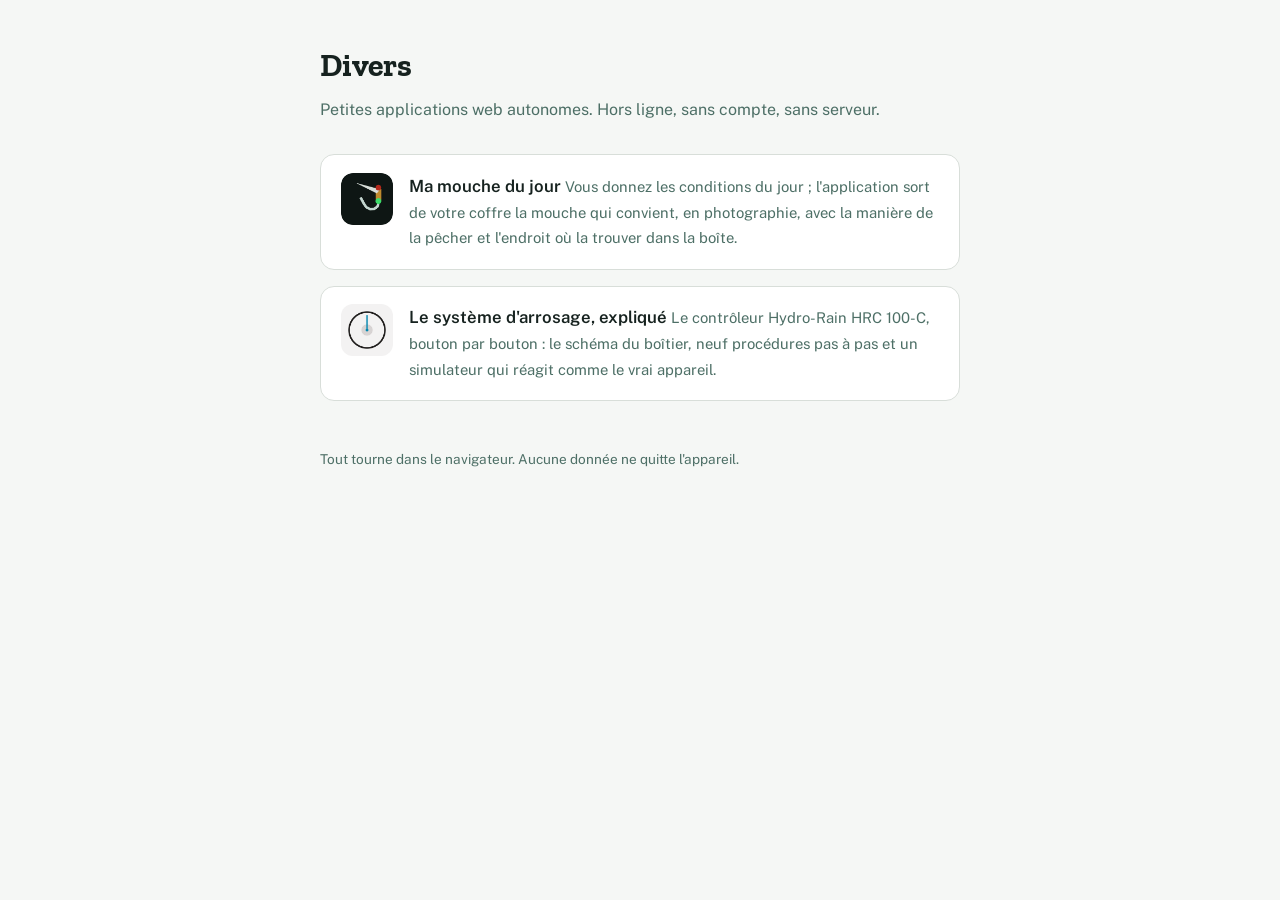
<file: index.html>
<!DOCTYPE html>
<html lang="fr">
<head>
<meta charset="utf-8">
<meta name="viewport" content="width=device-width, initial-scale=1">
<title>Divers</title>
<meta name="description" content="Petites applications web autonomes : hors ligne, sans compte, sans serveur.">
<meta name="theme-color" content="#16221f">
<link rel="icon" href="mouches-saumon/assets/icones/favicon.svg" type="image/svg+xml">
<style>
  @font-face { font-family:"Public Sans"; font-style:normal; font-weight:100 900; font-display:swap;
    src:url(mouches-saumon/assets/polices/public-sans-var-latin.woff2) format("woff2");
    unicode-range:U+0000-00FF,U+0131,U+0152-0153,U+02BB-02BC,U+02C6,U+02DA,U+02DC,U+0304,U+0308,U+0329,U+2000-206F,U+20AC,U+2122,U+2191,U+2193,U+2212,U+2215,U+FEFF,U+FFFD; }
  @font-face { font-family:"Public Sans"; font-style:normal; font-weight:100 900; font-display:swap;
    src:url(mouches-saumon/assets/polices/public-sans-var-latin-ext.woff2) format("woff2");
    unicode-range:U+0100-02BA,U+02BD-02C5,U+02C7-02CC,U+02CE-02D7,U+02DD-02FF,U+1D00-1DBF,U+1E00-1E9F,U+1EF2-1EFF,U+2020,U+20A0-20AB,U+20AD-20C0,U+2113,U+2C60-2C7F,U+A720-A7FF; }
  @font-face { font-family:"Zilla Slab"; font-style:normal; font-weight:700; font-display:swap;
    src:url(mouches-saumon/assets/polices/zilla-slab-700-latin.woff2) format("woff2");
    unicode-range:U+0000-00FF,U+0131,U+0152-0153,U+02BB-02BC,U+02C6,U+02DA,U+02DC,U+0304,U+0308,U+0329,U+2000-206F,U+20AC,U+2122,U+2191,U+2193,U+2212,U+2215,U+FEFF,U+FFFD; }
  @font-face { font-family:"Zilla Slab"; font-style:normal; font-weight:700; font-display:swap;
    src:url(mouches-saumon/assets/polices/zilla-slab-700-latin-ext.woff2) format("woff2");
    unicode-range:U+0100-02BA,U+02BD-02C5,U+02C7-02CC,U+02CE-02D7,U+02DD-02FF,U+1D00-1DBF,U+1E00-1E9F,U+1EF2-1EFF,U+2020,U+20A0-20AB,U+20AD-20C0,U+2113,U+2C60-2C7F,U+A720-A7FF; }
  :root { color-scheme: light dark; --fond:#f5f7f5; --texte:#16221f; --doux:#4d6f66; --carte:#fff; --bord:#d8ded9; --accent:#b3281c; }
  @media (prefers-color-scheme: dark) {
    :root { --fond:#0e1614; --texte:#e9ede9; --doux:#9ab5ad; --carte:#16221f; --bord:#2b423c; --accent:#e29188; }
  }
  * { box-sizing: border-box; }
  body { margin:0; padding:2.5rem 1.25rem 4rem; background:var(--fond); color:var(--texte);
         font:16px/1.6 "Public Sans", ui-sans-serif, system-ui, -apple-system, "Segoe UI", Roboto, sans-serif; }
  main { max-width: 40rem; margin: 0 auto; }
  h1 { font-family:"Zilla Slab",Rockwell,"Roboto Slab",Georgia,serif; font-weight:700; font-size:2rem; margin:0 0 .35rem; }
  .sous { color:var(--doux); margin:0 0 2rem; }
  a.carte { display:flex; gap:1rem; align-items:flex-start; text-decoration:none; color:inherit;
            background:var(--carte); border:1px solid var(--bord); border-radius:14px; padding:1.1rem 1.25rem;
            transition:border-color .15s ease, transform .15s ease; }
  a.carte:hover { border-color:var(--accent); transform:translateY(-1px); }
  a.carte + a.carte { margin-top:1rem; }
  a.carte img { width:52px; height:52px; border-radius:12px; flex:none; }
  .titre { font-weight:600; font-size:1.05rem; }
  .desc { color:var(--doux); font-size:.925rem; margin-top:.15rem; }
  footer { max-width:40rem; margin:3rem auto 0; color:var(--doux); font-size:.85rem; }
</style>
</head>
<body>
<main>
  <h1>Divers</h1>
  <p class="sous">Petites applications web autonomes. Hors ligne, sans compte, sans serveur.</p>

  <a class="carte" href="mouches-saumon/">
    <img src="mouches-saumon/assets/icones/icone-192.png" alt="">
    <span>
      <span class="titre">Ma mouche du jour</span>
      <span class="desc">Vous donnez les conditions du jour ; l'application sort de votre coffre la mouche
      qui convient, en photographie, avec la manière de la pêcher et l'endroit où la trouver dans la boîte.</span>
    </span>
  </a>

  <a class="carte" href="arrosage/">
    <img src="arrosage/assets/icones/icone-192.png" alt="">
    <span>
      <span class="titre">Le système d'arrosage, expliqué</span>
      <span class="desc">Le contrôleur Hydro-Rain HRC 100-C, bouton par bouton : le schéma du boîtier,
      neuf procédures pas à pas et un simulateur qui réagit comme le vrai appareil.</span>
    </span>
  </a>
</main>
<footer>Tout tourne dans le navigateur. Aucune donnée ne quitte l'appareil.</footer>
</body>
</html>
</file>
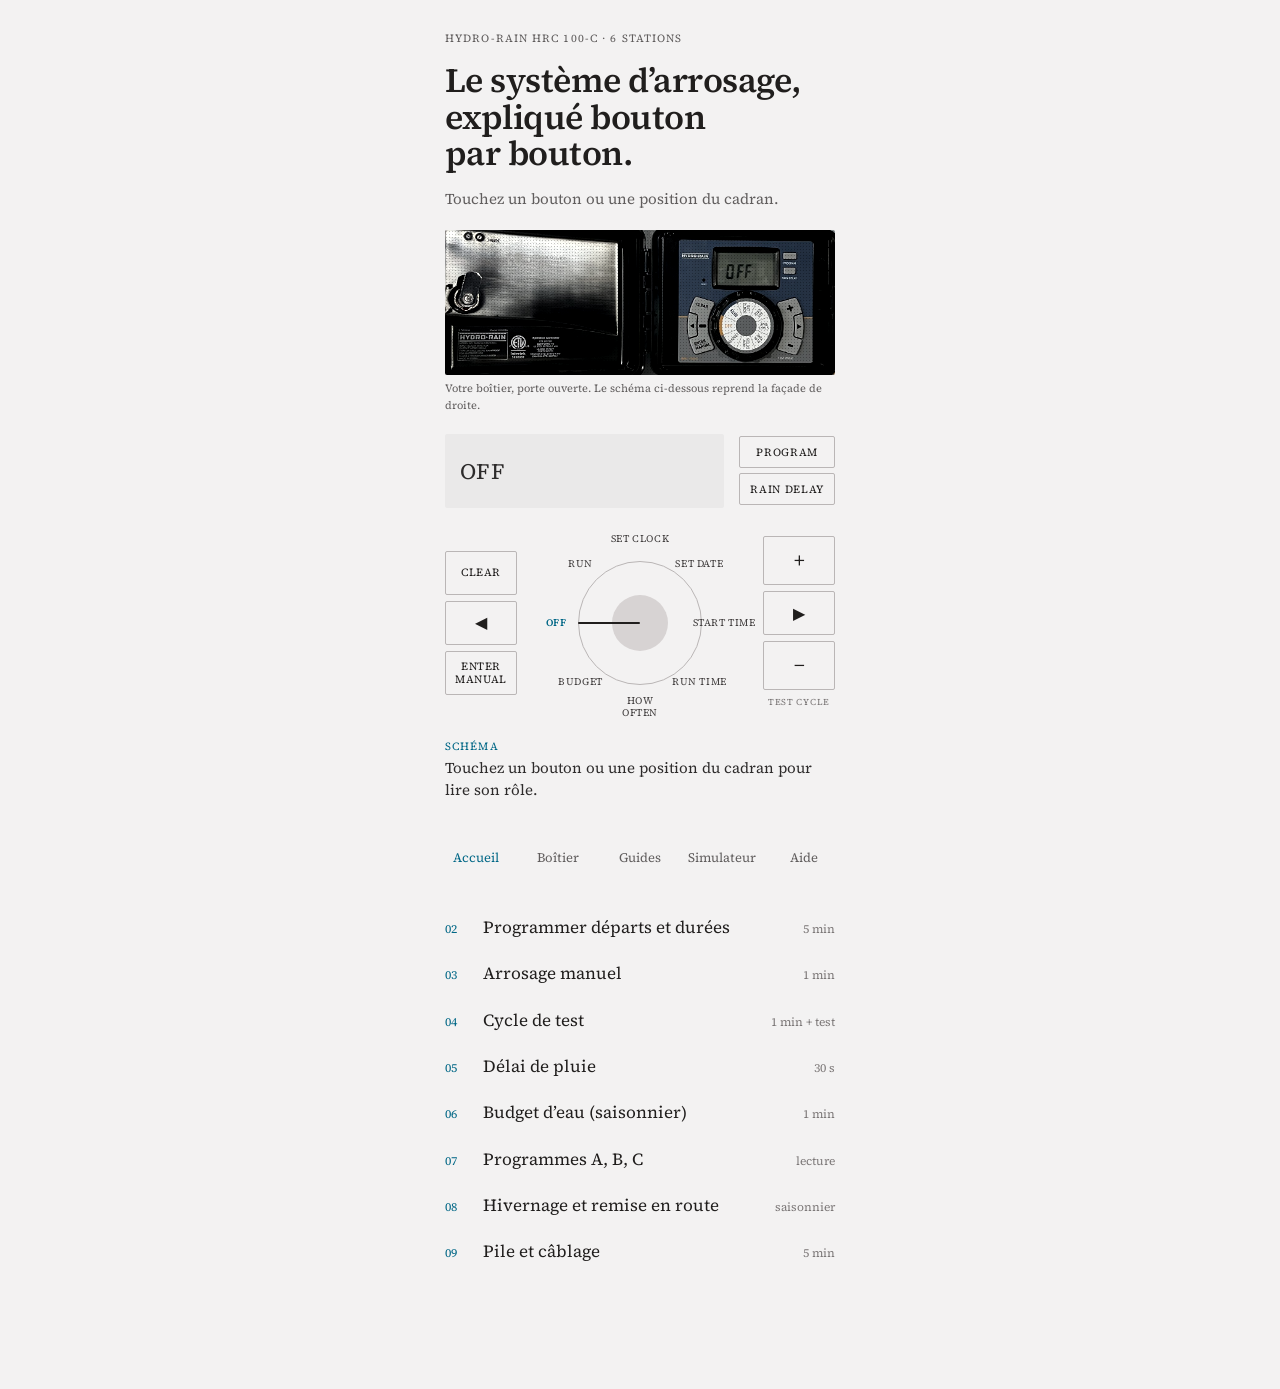
<file: arrosage/index.html>
<!DOCTYPE html>
<html lang="fr">
<head>
<meta charset="utf-8">
<meta name="viewport" content="width=device-width, initial-scale=1, viewport-fit=cover">
<title>Le système d’arrosage, expliqué</title>
<meta name="description" content="Guide pas à pas du contrôleur d’arrosage Hydro-Rain HRC 100-C : schéma du boîtier, neuf procédures et un simulateur. Hors ligne, sans compte.">
<meta name="theme-color" content="#f3f2f2">
<link rel="icon" href="assets/icones/favicon.svg" type="image/svg+xml">
<link rel="apple-touch-icon" href="assets/icones/icone-180.png">
<link rel="manifest" href="manifest.webmanifest">
<link rel="stylesheet" href="assets/css/app.css">
</head>
<body>
<div class="app">
  <main id="ecran"></main>
  <nav class="nav-bas" aria-label="Sections du guide"></nav>
</div>
<noscript>
  <p style="padding:20px">Ce guide a besoin de JavaScript : le schéma du boîtier et le simulateur réagissent à vos gestes. Tout se passe sur votre appareil, rien n’est envoyé nulle part.</p>
</noscript>
<script src="assets/js/donnees.js"></script>
<script src="assets/js/app.js"></script>
</body>
</html>
</file>
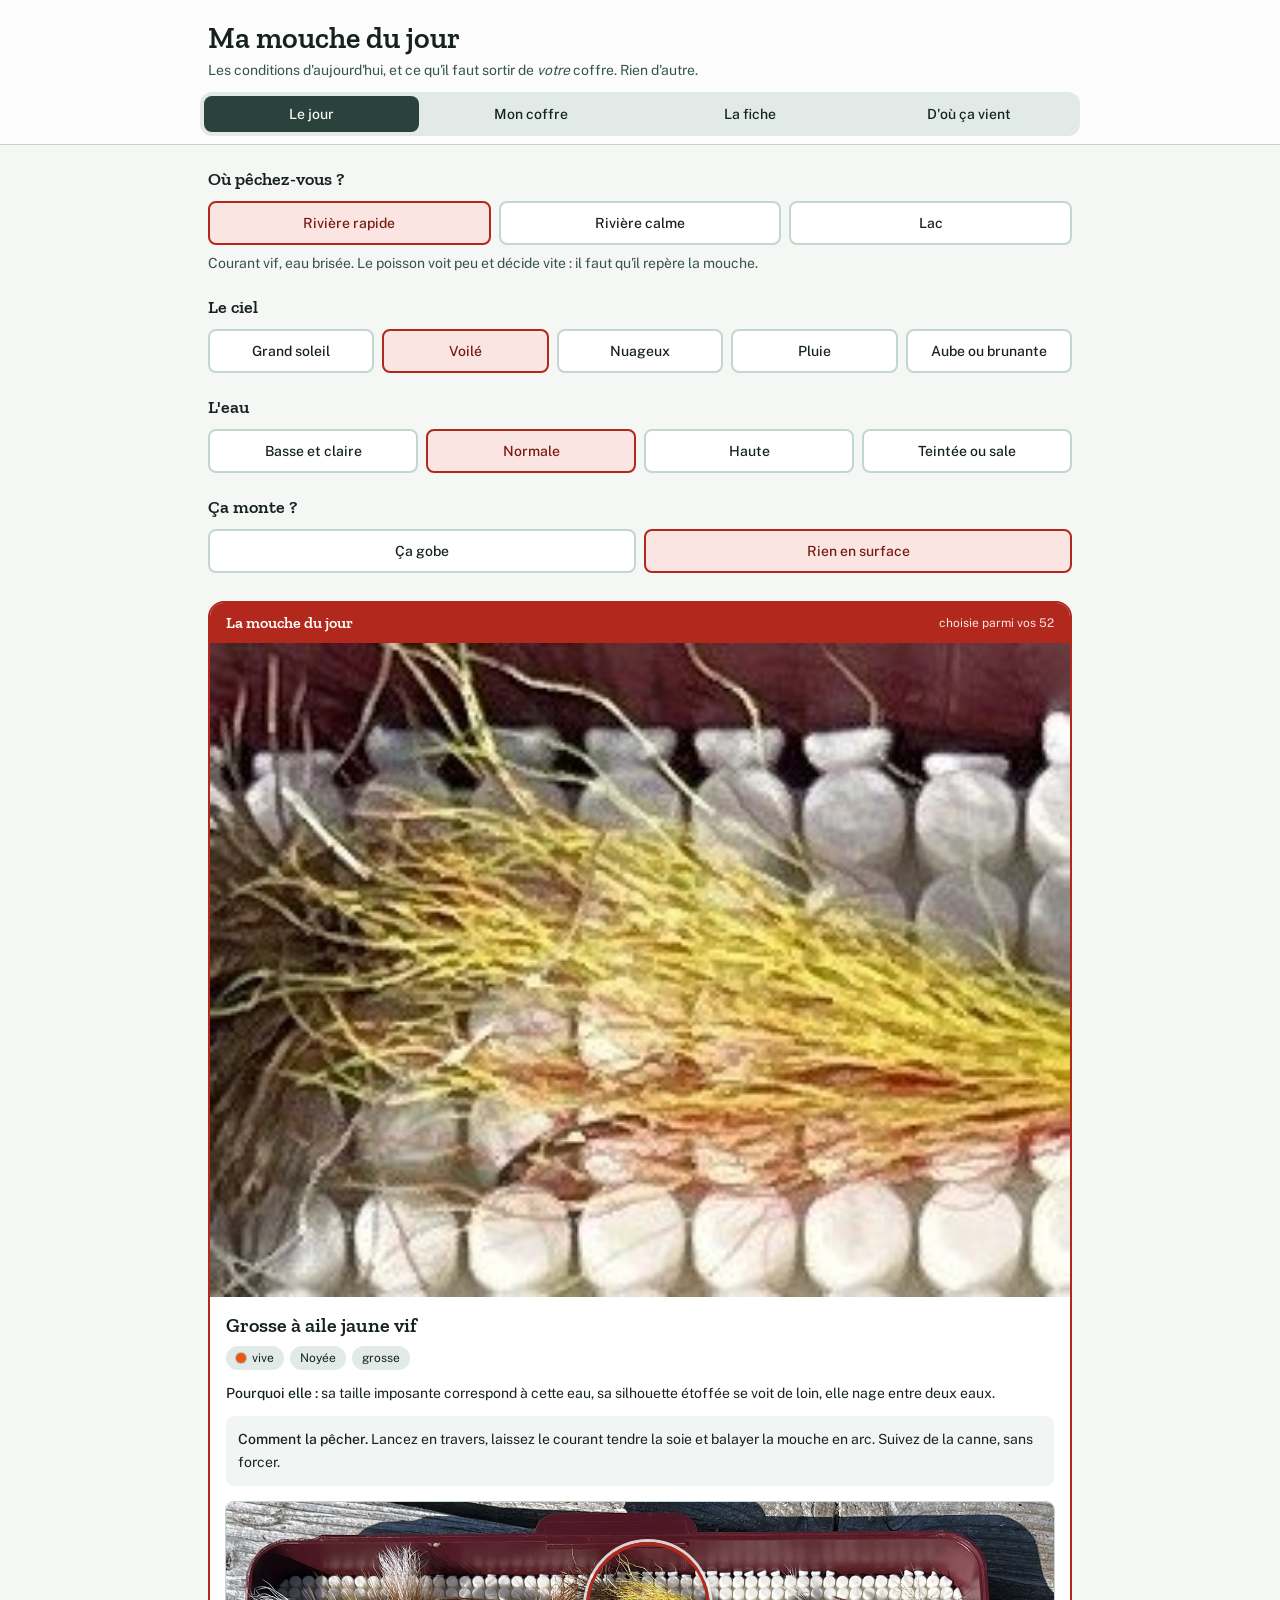
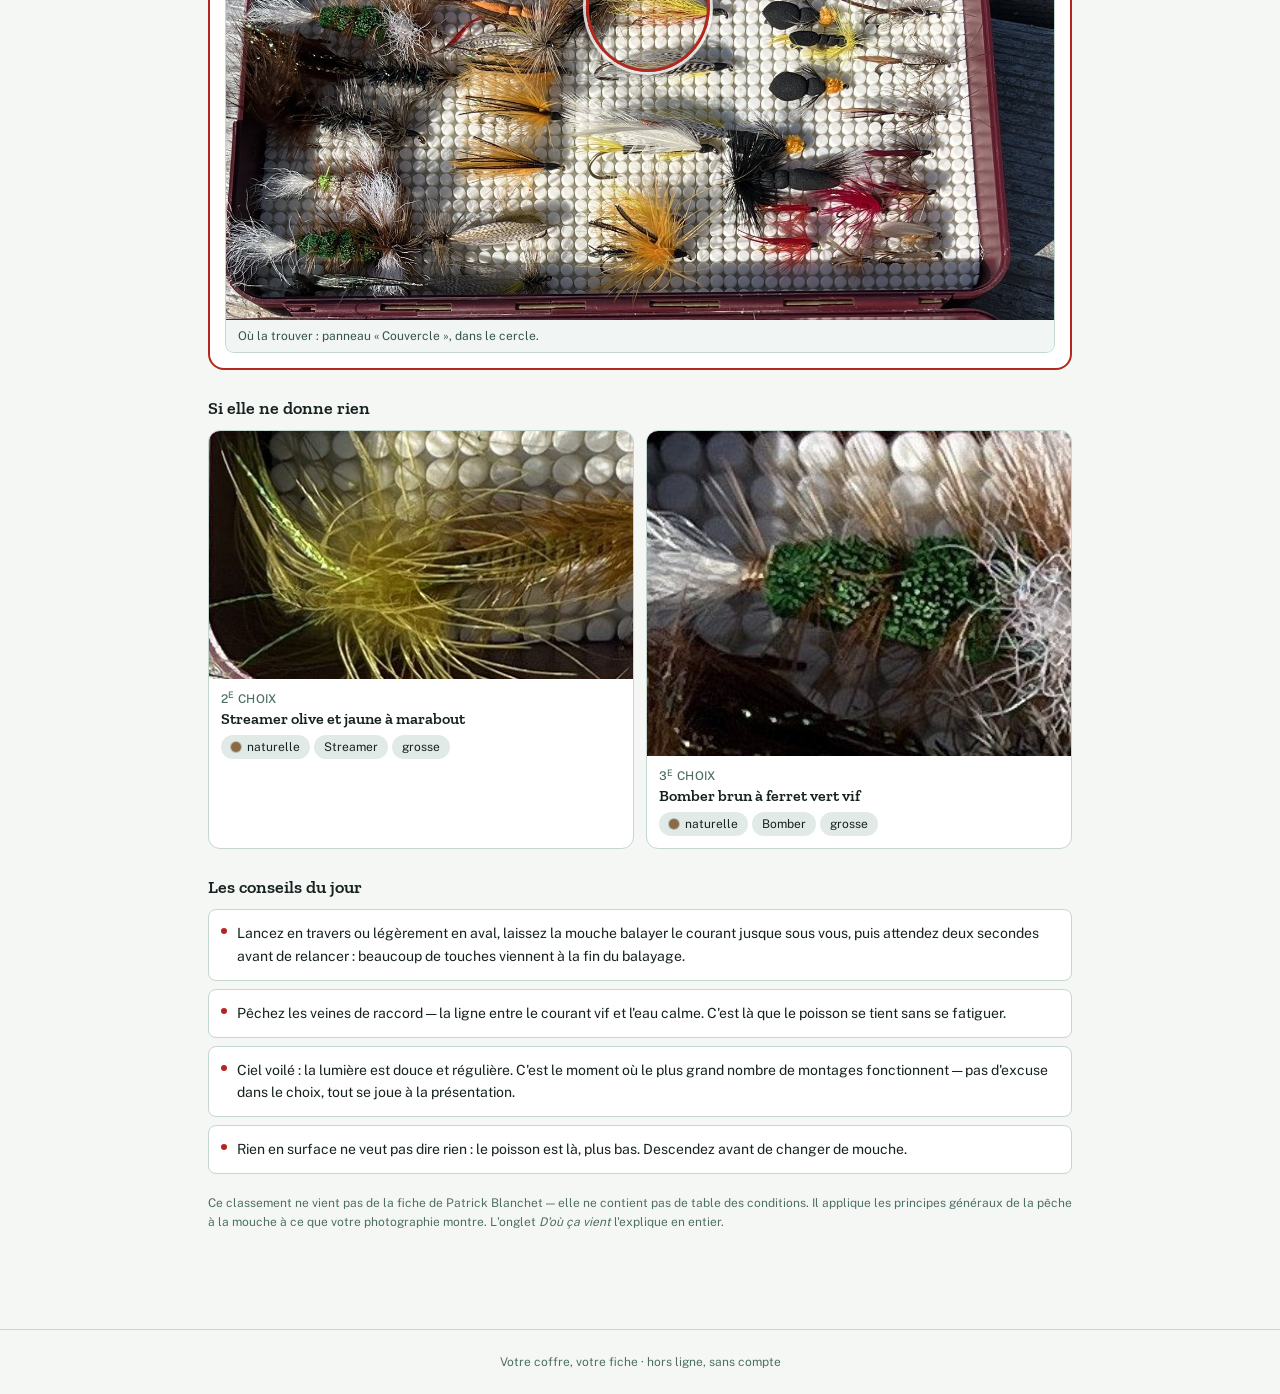
<file: mouches-saumon/index.html>
<!DOCTYPE html>
<html lang="fr" class="h-full">
<head>
<meta charset="utf-8">
<meta name="viewport" content="width=device-width, initial-scale=1, viewport-fit=cover">
<title>Ma mouche du jour</title>
<meta name="description" content="Les conditions du jour, et la mouche à sortir de votre coffre — en photo, avec la manière de la pêcher.">
<meta name="theme-color" content="#16221f">
<link rel="manifest" href="manifest.webmanifest">
<link rel="icon" href="assets/icones/favicon.svg" type="image/svg+xml">
<link rel="apple-touch-icon" href="assets/icones/icone-180.png">
<link rel="stylesheet" href="assets/css/app.css">
<style>
  :root { color-scheme: light dark; }
  body { -webkit-tap-highlight-color: transparent; }
  .onglet[aria-selected="true"] { color: #f5f7f5; background: #2b423c; }
  .choix[aria-pressed="true"] { border-color: #b3281c; background: #fae5e2; color: #7a1a12; }
  .etiquette[aria-pressed="true"] { border-color: #b3281c; background: #fae5e2; color: #7a1a12; font-weight: 500; }
  .bande { transition: flex-grow .18s ease; }
  .bande:hover, .bande:focus-visible { flex-grow: 2.4; }
  @media (prefers-reduced-motion: reduce) { .bande { transition: none; } }

  /* Trois états de thème : « système » ne marque pas la racine, un choix explicite pose data-theme. */
  @media (prefers-color-scheme: dark) {
    :root:not([data-theme="light"]) .choix[aria-pressed="true"],
    :root:not([data-theme="light"]) .etiquette[aria-pressed="true"] { border-color: #962016; background: #3a1512; color: #e29188; }
  }
  :root[data-theme="dark"] .choix[aria-pressed="true"],
  :root[data-theme="dark"] .etiquette[aria-pressed="true"] { border-color: #962016; background: #3a1512; color: #e29188; }

  /* Pastille de repérage posée sur la photo du panneau */
  .reperage { position: relative; }
  .pastille { position: absolute; width: 15%; padding-bottom: 15%; transform: translate(-50%, -50%);
              border: 3px solid #b3281c; border-radius: 50%;
              box-shadow: 0 0 0 3px rgba(255,255,255,.8), 0 2px 12px rgba(0,0,0,.4); }

  @media print { .sans-impression { display: none !important; } body { background: #fff !important; color: #000 !important; } }
</style>
</head>

<body class="min-h-full bg-papier-50 text-riviere-900 dark:bg-riviere-950 dark:text-papier-100 font-texte antialiased">

<a href="#principal" class="sr-only focus:not-sr-only focus:absolute focus:z-50 focus:m-3 focus:rounded focus:bg-riviere-800 focus:px-4 focus:py-2 focus:text-white">Aller au contenu</a>

<header class="border-b border-riviere-200 bg-white/70 backdrop-blur dark:border-riviere-800 dark:bg-riviere-900/70">
  <div class="mx-auto max-w-4xl px-4 pt-5 pb-3">
    <h1 class="font-titre text-2xl leading-tight sm:text-3xl">Ma mouche du jour</h1>
    <p class="mt-1 text-sm text-riviere-600 dark:text-riviere-300">
      Les conditions d'aujourd'hui, et ce qu'il faut sortir de <em>votre</em> coffre. Rien d'autre.
    </p>
  </div>

  <nav class="sans-impression mx-auto max-w-4xl px-2 pb-2" aria-label="Sections">
    <div role="tablist" class="flex gap-1 overflow-x-auto rounded-xl bg-riviere-100 p-1 dark:bg-riviere-800/60">
      <button role="tab" id="t-jour"      aria-controls="v-jour"      aria-selected="true"  class="onglet flex-1 whitespace-nowrap rounded-lg px-3 py-2 text-sm font-medium transition">Le jour</button>
      <button role="tab" id="t-coffre"    aria-controls="v-coffre"    aria-selected="false" class="onglet flex-1 whitespace-nowrap rounded-lg px-3 py-2 text-sm font-medium transition">Mon coffre</button>
      <button role="tab" id="t-catalogue" aria-controls="v-catalogue" aria-selected="false" class="onglet flex-1 whitespace-nowrap rounded-lg px-3 py-2 text-sm font-medium transition">La fiche</button>
      <button role="tab" id="t-sources"   aria-controls="v-sources"   aria-selected="false" class="onglet flex-1 whitespace-nowrap rounded-lg px-3 py-2 text-sm font-medium transition">D'où ça vient</button>
    </div>
  </nav>
</header>

<main id="principal" class="mx-auto max-w-4xl px-4 pb-24 pt-5">

  <!-- ═══════════════ LE JOUR ═══════════════ -->
  <section id="v-jour" role="tabpanel" aria-labelledby="t-jour">

    <div class="sans-impression space-y-5">
      <div>
        <h2 class="font-titre text-lg">Où pêchez-vous&nbsp;?</h2>
        <div class="mt-2 grid grid-cols-3 gap-2" id="choix-lieu"></div>
        <p id="texte-lieu" class="mt-2 text-sm text-riviere-600 dark:text-riviere-300"></p>
      </div>

      <div>
        <h2 class="font-titre text-lg">Le ciel</h2>
        <div class="mt-2 grid grid-cols-2 gap-2 sm:grid-cols-5" id="choix-ciel"></div>
      </div>

      <div>
        <h2 class="font-titre text-lg">L'eau</h2>
        <div class="mt-2 grid grid-cols-2 gap-2 sm:grid-cols-4" id="choix-eau"></div>
      </div>

      <div>
        <h2 class="font-titre text-lg">Ça monte&nbsp;?</h2>
        <div class="mt-2 grid grid-cols-2 gap-2" id="choix-activite"></div>
      </div>
    </div>

    <div id="resultat" class="mt-7"></div>
  </section>

  <!-- ═══════════════ MON COFFRE ═══════════════ -->
  <section id="v-coffre" role="tabpanel" aria-labelledby="t-coffre" hidden>
    <p class="text-sm text-riviere-600 dark:text-riviere-300">
      Les <strong id="compte-coffre"></strong> mouches de votre coffre, découpées une à une dans votre
      photographie. Chacune porte une description de ce qui se voit — famille, teinte, taille — et non un nom
      de patron&nbsp;: une photo n'en donne pas. Décochez celles que vous n'avez plus, elles sortiront des
      conseils.
    </p>
    <div class="sans-impression mt-3 flex flex-wrap gap-2" id="filtres-coffre"></div>
    <div id="grille-coffre" class="mt-4 grid grid-cols-2 gap-3 sm:grid-cols-3"></div>
  </section>

  <!-- ═══════════════ LA FICHE ═══════════════ -->
  <section id="v-catalogue" role="tabpanel" aria-labelledby="t-catalogue" hidden>
    <p class="sans-impression text-sm text-riviere-600 dark:text-riviere-300">
      Les trente et un patrons de la fiche de Patrick Blanchet, avec leur toilette et leur profil coloré.
      C'est votre document d'origine, conservé entier. Le profil est un schéma&nbsp;: touchez une bande pour
      lire le matériau qu'elle représente.
    </p>
    <label class="sans-impression mt-3 block">
      <span class="sr-only">Chercher un patron</span>
      <input type="search" id="recherche" placeholder="Chercher un nom, un matériau, une rivière…"
             class="w-full rounded-lg border border-riviere-300 bg-white px-3 py-2.5 text-sm outline-none placeholder:text-riviere-400 focus:border-laque-500 dark:border-riviere-700 dark:bg-riviere-900">
    </label>
    <div id="catalogue" class="mt-4 space-y-3"></div>
  </section>

  <!-- ═══════════════ D'OÙ ÇA VIENT ═══════════════ -->
  <section id="v-sources" role="tabpanel" aria-labelledby="t-sources" hidden class="space-y-6 text-sm leading-relaxed">

    <div class="rounded-xl border border-laque-300 bg-laque-100 p-4 dark:border-laque-700 dark:bg-laque-700/20">
      <h2 class="font-titre text-lg">À lire une fois</h2>
      <p class="mt-2">
        Cette application mêle trois choses d'origines différentes. Elles ne se valent pas, et il vaut mieux
        savoir laquelle vous êtes en train de lire.
      </p>
    </div>

    <div>
      <h2 class="font-titre text-lg">1. Votre fiche — reprise mot pour mot</h2>
      <p class="mt-2 text-riviere-700 dark:text-riviere-300">
        L'onglet <em>La fiche</em> reprend le PDF de Patrick Blanchet tel quel&nbsp;: noms, origines, toilettes,
        numéros d'hameçon, réserves de l'auteur, sources citées. Rien n'y a été ajouté.
      </p>
      <p class="mt-2 text-riviere-700 dark:text-riviere-300">
        <strong>Ce que le PDF ne contient pas&nbsp;:</strong> la table qui relie les conditions du jour aux
        patrons. La fiche l'annonce en tête (« touchez les conditions du jour »), mais le fichier est
        l'<em>impression</em> d'une page interactive&nbsp;: les boutons de conditions ne se sont pas imprimés, et
        le tableau n'apparaît sur aucune des sept pages. Vérifié page par page, en image.
      </p>
    </div>

    <div>
      <h2 class="font-titre text-lg">2. Votre coffre — ce que la photo montre</h2>
      <p class="mt-2 text-riviere-700 dark:text-riviere-300">
        Les cinquante-deux mouches ont été découpées dans votre photographie, une par une. Chacune est décrite
        par ce qui se voit&nbsp;: famille de montage, teinte dominante, taille apparente, volume de la silhouette,
        et la nage que cette silhouette permet. <strong>Aucun nom de patron n'est avancé</strong> — une photo n'en
        donne pas, et un nom inventé vous ferait sortir la mauvaise mouche.
      </p>
    </div>

    <div>
      <h2 class="font-titre text-lg">3. Les conseils — principes généraux</h2>
      <p class="mt-2 text-riviere-700 dark:text-riviere-300">
        Le classement du jour et les conseils qui l'accompagnent viennent des principes généraux de la pêche à
        la mouche, pas de votre fiche&nbsp;: la silhouette prime quand la lumière baisse, on descend en taille
        quand l'eau est basse et claire, on descend en profondeur quand rien ne monte, la silhouette compte
        plus que la couleur en eau teintée.
      </p>
      <p class="mt-2 text-riviere-700 dark:text-riviere-300">
        Ce sont des principes, pas des certitudes. Ils donnent un point de départ raisonnable&nbsp;; la rivière
        tranche. Si votre expérience les contredit sur un secteur que vous connaissez, c'est votre expérience
        qui a raison.
      </p>
    </div>

    <div>
      <h2 class="font-titre text-lg">Sources citées par la fiche</h2>
      <p class="mt-2 text-riviere-700 dark:text-riviere-300">
        Toilettes vérifiées pour la Silver Rat, la Rusty Rat, la Cosseboom, la Godbout et la Black Dose d'après
        Frédéric Lévesque, <em>Salmo Salar</em> n° 16, avril 1989, repris par Fabri-Mouches.ca. Origine de la
        Pompier d'après Pierre Saumur, même source.
      </p>
    </div>

    <div class="sans-impression rounded-xl border border-riviere-200 p-4 dark:border-riviere-800">
      <h2 class="font-titre text-lg">Sur cet appareil</h2>
      <p class="mt-2 text-riviere-700 dark:text-riviere-300">
        Pas de compte, pas de serveur, pas de traceur. Vos réglages et les mouches que vous décochez sont écrits
        dans la mémoire du navigateur, sur cet appareil seulement. Une fois la page ouverte, elle fonctionne sans
        réseau — photographies comprises.
      </p>
      <div class="mt-3 flex flex-wrap gap-2">
        <button id="btn-sauvegarde" class="rounded-lg bg-riviere-700 px-4 py-2.5 text-sm font-medium text-white hover:bg-riviere-600">Sauvegarder mes réglages (.json)</button>
        <label class="cursor-pointer rounded-lg border border-riviere-300 px-4 py-2.5 text-sm font-medium hover:bg-riviere-100 dark:border-riviere-700 dark:hover:bg-riviere-800">
          Restaurer un fichier
          <input type="file" id="btn-restaure" accept="application/json,.json" class="sr-only">
        </label>
      </div>
      <p id="message" class="mt-3 text-sm text-laque-600 dark:text-laque-300" role="status"></p>
    </div>
  </section>
</main>

<footer class="sans-impression border-t border-riviere-200 py-6 text-center text-xs text-riviere-500 dark:border-riviere-800 dark:text-riviere-400">
  Votre coffre, votre fiche · hors ligne, sans compte
</footer>

<script src="assets/js/coffre.js"></script>
<script src="assets/js/conditions.js"></script>
<script src="assets/js/fiche.js"></script>
<script src="assets/js/app.js"></script>
</body>
</html>
</file>
<file: arrosage/assets/css/app.css>
/* ══════════════════════════════════════════════════════════════════════
   Guide d'arrosage HRC 100-C
   Système visuel « Broadsheet » : les valeurs (couleurs, espacements,
   rayons) sont reprises telles quelles du système de design ; les polices
   sont livrées dans le dépôt, aucune requête vers l'extérieur.
   ══════════════════════════════════════════════════════════════════════ */

/* — Source Serif 4, servie depuis assets/polices/ (variable, 200–900) — */
@font-face {
  font-family: "Source Serif 4"; font-style: normal; font-weight: 200 900; font-display: swap;
  src: url(../polices/source-serif-4-var-latin.woff2) format("woff2");
  unicode-range: U+0000-00FF, U+0131, U+0152-0153, U+02BB-02BC, U+02C6, U+02DA, U+02DC, U+0304, U+0308, U+0329, U+2000-206F, U+20AC, U+2122, U+2191, U+2193, U+2212, U+2215, U+FEFF, U+FFFD;
}
@font-face {
  font-family: "Source Serif 4"; font-style: normal; font-weight: 200 900; font-display: swap;
  src: url(../polices/source-serif-4-var-latin-ext.woff2) format("woff2");
  unicode-range: U+0100-02BA, U+02BD-02C5, U+02C7-02CC, U+02CE-02D7, U+02DD-02FF, U+0304, U+0308, U+0329, U+1D00-1DBF, U+1E00-1E9F, U+1EF2-1EFF, U+2020, U+20A0-20AB, U+20AD-20C0, U+2113, U+2C60-2C7F, U+A720-A7FF;
}
@font-face {
  font-family: "Source Serif 4"; font-style: italic; font-weight: 200 900; font-display: swap;
  src: url(../polices/source-serif-4-italique-var-latin.woff2) format("woff2");
  unicode-range: U+0000-00FF, U+0131, U+0152-0153, U+02BB-02BC, U+02C6, U+02DA, U+02DC, U+0304, U+0308, U+0329, U+2000-206F, U+20AC, U+2122, U+2191, U+2193, U+2212, U+2215, U+FEFF, U+FFFD;
}
@font-face {
  font-family: "Source Serif 4"; font-style: italic; font-weight: 200 900; font-display: swap;
  src: url(../polices/source-serif-4-italique-var-latin-ext.woff2) format("woff2");
  unicode-range: U+0100-02BA, U+02BD-02C5, U+02C7-02CC, U+02CE-02D7, U+02DD-02FF, U+0304, U+0308, U+0329, U+1D00-1DBF, U+1E00-1E9F, U+1EF2-1EFF, U+2020, U+20A0-20AB, U+20AD-20C0, U+2113, U+2C60-2C7F, U+A720-A7FF;
}

/* — Jetons du système — */
:root {
  --color-bg: #f3f2f2;
  --color-surface: #eae9e9;
  --color-text: #201e1d;
  --color-accent: #0088b0;
  --color-accent-2: #d6006c;
  --color-divider: color-mix(in srgb, #201e1d 16%, transparent);

  --color-neutral-100: #f8f4f4;
  --color-neutral-200: #eae7e7;
  --color-neutral-300: #d7d3d3;
  --color-neutral-400: #bab6b6;
  --color-neutral-500: #9b9797;
  --color-neutral-600: #7d7979;
  --color-neutral-700: #605d5d;
  --color-neutral-800: #444141;
  --color-neutral-900: #2d2b2b;

  --color-accent-100: #e9f8ff;
  --color-accent-200: #cbeeff;
  --color-accent-300: #99e0ff;
  --color-accent-400: #62c5ee;
  --color-accent-500: #38a6cf;
  --color-accent-600: #1186ac;
  --color-accent-700: #006786;
  --color-accent-800: #004961;
  --color-accent-900: #0a303e;

  --font-heading: "Source Serif 4", Georgia, serif;
  --font-heading-weight: 600;
  --font-body: "Source Serif 4", Georgia, serif;

  --space-1: 5.0px;
  --space-2: 10.0px;
  --space-3: 15.0px;
  --space-4: 20.0px;
  --space-6: 30.0px;
  --space-8: 40.0px;

  --radius-sm: 1px;
  --radius-md: 2px;
  --radius-lg: 4px;
}

*, *::before, *::after { box-sizing: border-box; }

body {
  margin: 0;
  background: var(--color-bg);
  color: var(--color-text);
  font-family: var(--font-body);
  font-size: 15px;
  line-height: 1.55;
  font-weight: 400;
  -webkit-text-size-adjust: 100%;
}

h1, h2, h3 {
  font-family: var(--font-heading);
  font-weight: var(--font-heading-weight);
  line-height: 1.12;
  letter-spacing: -0.015em;
  margin: 0;
}

img { display: block; max-width: 100%; }
figure { margin: 0; }

button {
  font: inherit; color: inherit; background: none; border: 0; padding: 0;
  cursor: pointer; text-align: left;
}
button:hover { color: var(--color-accent-600); }

:focus { outline: none; }
:focus-visible { outline: 2px solid var(--color-accent); outline-offset: 2px; }
::selection { background: color-mix(in srgb, var(--color-accent) 30%, transparent); }

/* — Traitement d'image : la trame de journal — */
.halftone { position: relative; filter: grayscale(0.35) contrast(1.15); overflow: hidden; }
.halftone::after {
  content: ""; position: absolute; inset: 0; pointer-events: none;
  background-image: radial-gradient(circle, rgba(0,0,0,0.22) 30%, transparent 32%);
  background-size: 3px 3px; mix-blend-mode: multiply;
}

/* — Boutons du système — */
.btn {
  display: inline-flex; align-items: center; justify-content: center; gap: 6px;
  cursor: pointer; text-decoration: none;
  font-family: var(--font-heading); font-weight: var(--font-heading-weight);
  font-size: 14px; line-height: 1.2; color: var(--color-text);
  background: transparent; border: 1px solid transparent;
  padding: var(--space-2) calc(var(--space-3) * 1.2);
  border-radius: var(--radius-md);
  text-align: center;
}
.btn-primary { background: var(--color-accent); color: var(--color-bg); }
.btn-primary:hover { background: var(--color-accent-600); color: var(--color-bg); }
.btn-primary:active { background: var(--color-accent-700); }
.btn-secondary { border-color: var(--color-divider); }
.btn-secondary:hover { background: color-mix(in srgb, var(--color-text) 7%, transparent); color: var(--color-text); }
.btn-secondary:active { background: color-mix(in srgb, var(--color-text) 14%, transparent); }

/* — Étiquettes — */
.tag {
  display: inline-flex; align-items: center; font-size: 11px;
  letter-spacing: 0.02em; padding: 3px 10px;
  border-radius: calc(var(--radius-md) * 0.75);
}
.tag-accent { background: var(--color-accent-100); color: var(--color-accent-800); }

/* ══════════════════════════════════════════════════════════════════════
   L'application
   ══════════════════════════════════════════════════════════════════════ */

.app {
  max-width: 430px; margin: 0 auto; min-height: 100vh;
  min-height: 100svh;
  display: flex; flex-direction: column; background: var(--color-bg);
}
#ecran { flex: 1; display: flex; flex-direction: column; }
.espace { flex: 1; min-height: var(--space-8); }

.kicker {
  font-size: 11px; letter-spacing: .1em; text-transform: uppercase;
  color: var(--color-neutral-700);
}
.kicker-ligne { display: flex; justify-content: space-between; }

/* — Accueil A : le boîtier d'abord — */
.accueil-a {
  padding: var(--space-6) var(--space-4) 0;
  display: flex; flex-direction: column; gap: var(--space-3);
}
.accueil-a h1 { font-size: 34px; line-height: 1.08; text-wrap: pretty; }
.accueil-a p { margin: 0; font-size: 15px; color: var(--color-neutral-700); }

/* — La photographie du boîtier — */
.photo {
  margin: var(--space-4) var(--space-4) 0;
  aspect-ratio: 2.7; border-radius: var(--radius-md);
}
.photo img { width: 100%; height: 100%; object-fit: cover; }
.photo-legende {
  padding: var(--space-1) var(--space-4) 0; margin: 0;
  font-size: 11px; color: var(--color-neutral-700);
}

/* — Accueil B : index de journal — */
.accueil-b {
  padding: var(--space-6) var(--space-4) var(--space-4);
  display: flex; flex-direction: column; gap: var(--space-4);
}
.accueil-b h1 { font-size: 44px; line-height: 1.02; text-wrap: pretty; }
.accueil-b p {
  margin: 0; font-size: 16px; line-height: 1.5;
  color: var(--color-neutral-800); text-wrap: pretty;
}
.accueil-b .liste-guides { gap: 2px; }
.accueil-b .guide-ligne { font-size: 18px; }

/* — Accueil C : aujourd'hui — */
.accueil-c {
  padding: var(--space-6) var(--space-4) var(--space-4);
  display: flex; flex-direction: column; gap: var(--space-4);
}
.accueil-c h1 { font-size: 38px; line-height: 1.05; }
.accueil-c h1 span { color: var(--color-accent-700); }
.accueil-c p { margin: 0; font-size: 16px; color: var(--color-neutral-800); text-wrap: pretty; }
.gestes { display: flex; flex-direction: column; gap: var(--space-1); margin-top: var(--space-2); }
.geste { font-size: 20px; padding: var(--space-2) 0; }
.geste span { color: var(--color-accent); }
.lien-sim { margin-top: var(--space-3); font-size: 14px; color: var(--color-accent-700); }

/* — Listes de guides — */
.liste-guides-bloc {
  padding: var(--space-6) var(--space-4) 0;
  display: flex; flex-direction: column; gap: var(--space-2);
}
.liste-guides { display: flex; flex-direction: column; }
.guide-ligne {
  display: grid; grid-template-columns: 28px minmax(0, 1fr) auto;
  gap: var(--space-2); align-items: baseline;
  padding: var(--space-2) 0; font-size: 17px;
}
.guide-num { font-size: 12px; color: var(--color-accent-700); font-variant-numeric: tabular-nums; }
.guide-duree { font-size: 12px; color: var(--color-neutral-600); }

/* — En-tête d'un guide — */
.guide-tete {
  padding: var(--space-4) var(--space-4) 0;
  display: flex; flex-direction: column; gap: var(--space-2);
}
.guide-tete .kicker-ligne { align-items: baseline; }
.retour {
  font-size: 11px; letter-spacing: .1em; text-transform: uppercase;
  color: var(--color-accent-700);
}
.guide-tete h2 { font-size: 22px; line-height: 1.15; }
.etape-texte {
  font-size: 19px; line-height: 1.4; margin: var(--space-1) 0 0;
  text-wrap: pretty; min-height: 80px;
}

/* — En-tête du simulateur — */
.sim-tete {
  padding: var(--space-4) var(--space-4) 0;
  display: flex; flex-direction: column; gap: var(--space-1);
}
.sim-tete h2 { font-size: 22px; }
.sim-tete p { margin: 0; font-size: 14px; color: var(--color-neutral-700); }
.sim-tete p button { color: var(--color-accent-700); }

/* — Le panneau : écran, boutons, cadran — */
.panneau {
  padding: var(--space-4) var(--space-4) 0;
  display: flex; flex-direction: column; gap: var(--space-3);
}
.pan-haut {
  display: grid; grid-template-columns: minmax(0, 1fr) auto;
  gap: var(--space-3); align-items: stretch;
}
.lcd {
  background: var(--color-surface); border-radius: var(--radius-md);
  padding: var(--space-3); min-height: 74px;
  display: flex; align-items: center;
  font-size: 22px; letter-spacing: .06em; text-transform: uppercase;
  font-variant-numeric: tabular-nums; color: var(--color-neutral-900);
  overflow: hidden; text-wrap: balance;
}
.pan-lcd-cote { display: flex; flex-direction: column; gap: var(--space-1); justify-content: center; }

.bt {
  border: 1px solid var(--color-neutral-400); background: transparent;
  color: var(--color-text); border-radius: var(--radius-md);
  text-align: center;
}
.bt:hover { color: var(--color-accent-600); }
.bt.is-actif {
  border-color: var(--color-accent);
  background: var(--color-accent-100);
  color: var(--color-accent-800);
}
.bt-mini {
  padding: 6px 10px; font-size: 11px; letter-spacing: .06em;
  text-transform: uppercase; min-height: 32px;
}
.bt-mini.bt-pluie { white-space: nowrap; }
.bt-cote { padding: 8px 4px; min-height: 44px; font-size: 11px; letter-spacing: .06em; text-transform: uppercase; }
.bt-fleche { padding: 8px 4px; min-height: 44px; font-size: 16px; }
.bt-signe { padding: 8px 4px; min-height: 44px; font-size: 20px; }
.bt-enter { line-height: 1.2; }

.pan-rangee {
  display: grid; grid-template-columns: auto minmax(0, 1fr) auto;
  gap: var(--space-2); align-items: center;
}
.pan-cluster { display: flex; flex-direction: column; gap: 6px; width: 72px; }
.pan-cluster-note {
  font-size: 9px; letter-spacing: .08em; text-transform: uppercase;
  text-align: center; color: var(--color-neutral-600);
}

.cadran { position: relative; width: 200px; height: 200px; margin: 0 auto; }
.cadran-anneau { position: absolute; inset: 38px; border-radius: 50%; border: 1px solid var(--color-neutral-400); }
.cadran-moyeu { position: absolute; inset: 72px; border-radius: 50%; background: var(--color-neutral-300); }
.cadran-aiguille {
  position: absolute; left: 50%; top: 50%; width: 2px; height: 62px;
  margin-left: -1px; margin-top: -62px; background: var(--color-text);
  transform-origin: 50% 100%; transition: transform .35s ease; border-radius: 1px;
}
.cadran-pos {
  position: absolute; left: 50%; top: 50%; width: 64px; height: 40px;
  margin-left: -32px; margin-top: -20px;
  display: flex; align-items: center; justify-content: center; text-align: center;
  font-size: 10px; letter-spacing: .06em; text-transform: uppercase; line-height: 1.15;
  color: var(--color-neutral-800);
}
.cadran-pos.is-actif { color: var(--color-accent-700); font-weight: 600; }

.expl { min-height: 52px; display: flex; flex-direction: column; gap: 2px; }
.expl-nom { font-size: 11px; letter-spacing: .1em; text-transform: uppercase; color: var(--color-accent-700); }
.expl-texte { font-size: 15px; line-height: 1.45; color: var(--color-neutral-900); text-wrap: pretty; }

/* — Navigation d'étapes — */
.etapes-nav {
  padding: var(--space-3) var(--space-4) 0;
  display: flex; gap: var(--space-2); align-items: center;
}
.etapes-nav .btn { min-height: 44px; }
.etapes-points { flex: 1; display: flex; gap: 4px; }
.etapes-points i { flex: 1; height: 2px; background: var(--color-neutral-300); }
.etapes-points i.is-fait { background: var(--color-accent); }

/* — Le lexique du boîtier — */
.lexique {
  padding: var(--space-6) var(--space-4) 0;
  display: flex; flex-direction: column; gap: var(--space-4);
}
.lexique-bloc { display: flex; flex-direction: column; gap: var(--space-2); }
.zones { display: flex; flex-wrap: wrap; gap: var(--space-2); }
.zones .tag { font-size: 13px; padding: 5px 12px; }
.lexique-bloc p { margin: 0; font-size: 14px; line-height: 1.45; color: var(--color-neutral-800); text-wrap: pretty; }
.lexique-ligne {
  display: grid; grid-template-columns: 110px minmax(0, 1fr);
  gap: var(--space-2); font-size: 14px; line-height: 1.4; padding: 4px 0;
}
.lexique-ligne b { font-weight: 600; letter-spacing: .02em; }
.lexique-ligne span { color: var(--color-neutral-800); }

/* — Aide : dépannage, fiche, réglages — */
.aide {
  padding: var(--space-6) var(--space-4) 0;
  display: flex; flex-direction: column; gap: var(--space-6);
}
.aide-bloc { display: flex; flex-direction: column; gap: var(--space-3); }
.aide-bloc h2 { font-size: 28px; line-height: 1.1; }
.panne { display: flex; flex-direction: column; gap: 4px; }
.panne-titre { font-size: 17px; font-weight: 600; line-height: 1.3; }
.panne-cause {
  font-size: 14px; line-height: 1.45; color: var(--color-neutral-800);
  padding-left: 14px; text-indent: -14px;
}
.fiche-bloc { display: flex; flex-direction: column; gap: var(--space-2); }
.fiche-ligne {
  display: grid; grid-template-columns: 120px minmax(0, 1fr);
  gap: var(--space-2); font-size: 14px; line-height: 1.4;
}
.fiche-ligne span:first-child { color: var(--color-neutral-700); }
.choix-accueil { display: flex; flex-direction: column; }
.choix-ligne {
  display: grid; grid-template-columns: 18px minmax(0, 1fr);
  gap: var(--space-2); align-items: baseline;
  padding: var(--space-2) 0; font-size: 17px;
}
.choix-ligne i { font-style: normal; color: var(--color-accent-700); }
.choix-ligne small { display: block; font-size: 13px; color: var(--color-neutral-700); line-height: 1.4; }
.choix-ligne.is-actif b { color: var(--color-accent-700); }
.choix-ligne b { font-weight: 400; }

/* — Navigation du bas — */
.nav-bas {
  position: sticky; bottom: 0; background: var(--color-bg);
  display: grid; grid-template-columns: repeat(5, minmax(0, 1fr));
  padding: var(--space-2) var(--space-2) var(--space-4);
  padding-bottom: calc(var(--space-4) + env(safe-area-inset-bottom, 0px));
}
.nav-bas button {
  min-height: 44px; font-size: 13px; text-align: center;
  color: var(--color-neutral-700);
}
.nav-bas button.is-actif { color: var(--color-accent-700); }

@media (prefers-reduced-motion: reduce) {
  .cadran-aiguille { transition: none; }
}
</file>
<file: mouches-saumon/assets/css/app.css>
@font-face{font-family:Public Sans;font-style:normal;font-weight:100 900;font-display:swap;src:url(../polices/public-sans-var-latin.woff2) format("woff2");unicode-range:u+00??,u+0131,u+0152-0153,u+02bb-02bc,u+02c6,u+02da,u+02dc,u+0304,u+0308,u+0329,u+2000-206f,u+20ac,u+2122,u+2191,u+2193,u+2212,u+2215,u+feff,u+fffd}@font-face{font-family:Public Sans;font-style:normal;font-weight:100 900;font-display:swap;src:url(../polices/public-sans-var-latin-ext.woff2) format("woff2");unicode-range:u+0100-02ba,u+02bd-02c5,u+02c7-02cc,u+02ce-02d7,u+02dd-02ff,u+0304,u+0308,u+0329,u+1d00-1dbf,u+1e00-1e9f,u+1ef2-1eff,u+2020,u+20a0-20ab,u+20ad-20c0,u+2113,u+2c60-2c7f,u+a720-a7ff}@font-face{font-family:Zilla Slab;font-style:normal;font-weight:600;font-display:swap;src:url(../polices/zilla-slab-600-latin.woff2) format("woff2");unicode-range:u+00??,u+0131,u+0152-0153,u+02bb-02bc,u+02c6,u+02da,u+02dc,u+0304,u+0308,u+0329,u+2000-206f,u+20ac,u+2122,u+2191,u+2193,u+2212,u+2215,u+feff,u+fffd}@font-face{font-family:Zilla Slab;font-style:normal;font-weight:600;font-display:swap;src:url(../polices/zilla-slab-600-latin-ext.woff2) format("woff2");unicode-range:u+0100-02ba,u+02bd-02c5,u+02c7-02cc,u+02ce-02d7,u+02dd-02ff,u+0304,u+0308,u+0329,u+1d00-1dbf,u+1e00-1e9f,u+1ef2-1eff,u+2020,u+20a0-20ab,u+20ad-20c0,u+2113,u+2c60-2c7f,u+a720-a7ff}@font-face{font-family:Zilla Slab;font-style:normal;font-weight:700;font-display:swap;src:url(../polices/zilla-slab-700-latin.woff2) format("woff2");unicode-range:u+00??,u+0131,u+0152-0153,u+02bb-02bc,u+02c6,u+02da,u+02dc,u+0304,u+0308,u+0329,u+2000-206f,u+20ac,u+2122,u+2191,u+2193,u+2212,u+2215,u+feff,u+fffd}@font-face{font-family:Zilla Slab;font-style:normal;font-weight:700;font-display:swap;src:url(../polices/zilla-slab-700-latin-ext.woff2) format("woff2");unicode-range:u+0100-02ba,u+02bd-02c5,u+02c7-02cc,u+02ce-02d7,u+02dd-02ff,u+0304,u+0308,u+0329,u+1d00-1dbf,u+1e00-1e9f,u+1ef2-1eff,u+2020,u+20a0-20ab,u+20ad-20c0,u+2113,u+2c60-2c7f,u+a720-a7ff}*,:after,:before{--tw-border-spacing-x:0;--tw-border-spacing-y:0;--tw-translate-x:0;--tw-translate-y:0;--tw-rotate:0;--tw-skew-x:0;--tw-skew-y:0;--tw-scale-x:1;--tw-scale-y:1;--tw-pan-x: ;--tw-pan-y: ;--tw-pinch-zoom: ;--tw-scroll-snap-strictness:proximity;--tw-gradient-from-position: ;--tw-gradient-via-position: ;--tw-gradient-to-position: ;--tw-ordinal: ;--tw-slashed-zero: ;--tw-numeric-figure: ;--tw-numeric-spacing: ;--tw-numeric-fraction: ;--tw-ring-inset: ;--tw-ring-offset-width:0px;--tw-ring-offset-color:#fff;--tw-ring-color:rgba(59,130,246,.5);--tw-ring-offset-shadow:0 0 #0000;--tw-ring-shadow:0 0 #0000;--tw-shadow:0 0 #0000;--tw-shadow-colored:0 0 #0000;--tw-blur: ;--tw-brightness: ;--tw-contrast: ;--tw-grayscale: ;--tw-hue-rotate: ;--tw-invert: ;--tw-saturate: ;--tw-sepia: ;--tw-drop-shadow: ;--tw-backdrop-blur: ;--tw-backdrop-brightness: ;--tw-backdrop-contrast: ;--tw-backdrop-grayscale: ;--tw-backdrop-hue-rotate: ;--tw-backdrop-invert: ;--tw-backdrop-opacity: ;--tw-backdrop-saturate: ;--tw-backdrop-sepia: ;--tw-contain-size: ;--tw-contain-layout: ;--tw-contain-paint: ;--tw-contain-style: }::backdrop{--tw-border-spacing-x:0;--tw-border-spacing-y:0;--tw-translate-x:0;--tw-translate-y:0;--tw-rotate:0;--tw-skew-x:0;--tw-skew-y:0;--tw-scale-x:1;--tw-scale-y:1;--tw-pan-x: ;--tw-pan-y: ;--tw-pinch-zoom: ;--tw-scroll-snap-strictness:proximity;--tw-gradient-from-position: ;--tw-gradient-via-position: ;--tw-gradient-to-position: ;--tw-ordinal: ;--tw-slashed-zero: ;--tw-numeric-figure: ;--tw-numeric-spacing: ;--tw-numeric-fraction: ;--tw-ring-inset: ;--tw-ring-offset-width:0px;--tw-ring-offset-color:#fff;--tw-ring-color:rgba(59,130,246,.5);--tw-ring-offset-shadow:0 0 #0000;--tw-ring-shadow:0 0 #0000;--tw-shadow:0 0 #0000;--tw-shadow-colored:0 0 #0000;--tw-blur: ;--tw-brightness: ;--tw-contrast: ;--tw-grayscale: ;--tw-hue-rotate: ;--tw-invert: ;--tw-saturate: ;--tw-sepia: ;--tw-drop-shadow: ;--tw-backdrop-blur: ;--tw-backdrop-brightness: ;--tw-backdrop-contrast: ;--tw-backdrop-grayscale: ;--tw-backdrop-hue-rotate: ;--tw-backdrop-invert: ;--tw-backdrop-opacity: ;--tw-backdrop-saturate: ;--tw-backdrop-sepia: ;--tw-contain-size: ;--tw-contain-layout: ;--tw-contain-paint: ;--tw-contain-style: }

/*! tailwindcss v3.4.17 | MIT License | https://tailwindcss.com*/*,:after,:before{box-sizing:border-box;border:0 solid #e5e7eb}:after,:before{--tw-content:""}:host,html{line-height:1.5;-webkit-text-size-adjust:100%;-moz-tab-size:4;-o-tab-size:4;tab-size:4;font-family:ui-sans-serif,system-ui,sans-serif,Apple Color Emoji,Segoe UI Emoji,Segoe UI Symbol,Noto Color Emoji;font-feature-settings:normal;font-variation-settings:normal;-webkit-tap-highlight-color:transparent}body{margin:0;line-height:inherit}hr{height:0;color:inherit;border-top-width:1px}abbr:where([title]){-webkit-text-decoration:underline dotted;text-decoration:underline dotted}h1,h2,h3,h4,h5,h6{font-size:inherit;font-weight:inherit}a{color:inherit;text-decoration:inherit}b,strong{font-weight:bolder}code,kbd,pre,samp{font-family:ui-monospace,SFMono-Regular,Menlo,Monaco,Consolas,Liberation Mono,Courier New,monospace;font-feature-settings:normal;font-variation-settings:normal;font-size:1em}small{font-size:80%}sub,sup{font-size:75%;line-height:0;position:relative;vertical-align:baseline}sub{bottom:-.25em}sup{top:-.5em}table{text-indent:0;border-color:inherit;border-collapse:collapse}button,input,optgroup,select,textarea{font-family:inherit;font-feature-settings:inherit;font-variation-settings:inherit;font-size:100%;font-weight:inherit;line-height:inherit;letter-spacing:inherit;color:inherit;margin:0;padding:0}button,select{text-transform:none}button,input:where([type=button]),input:where([type=reset]),input:where([type=submit]){-webkit-appearance:button;background-color:transparent;background-image:none}:-moz-focusring{outline:auto}:-moz-ui-invalid{box-shadow:none}progress{vertical-align:baseline}::-webkit-inner-spin-button,::-webkit-outer-spin-button{height:auto}[type=search]{-webkit-appearance:textfield;outline-offset:-2px}::-webkit-search-decoration{-webkit-appearance:none}::-webkit-file-upload-button{-webkit-appearance:button;font:inherit}summary{display:list-item}blockquote,dd,dl,figure,h1,h2,h3,h4,h5,h6,hr,p,pre{margin:0}fieldset{margin:0}fieldset,legend{padding:0}menu,ol,ul{list-style:none;margin:0;padding:0}dialog{padding:0}textarea{resize:vertical}input::-moz-placeholder,textarea::-moz-placeholder{opacity:1;color:#9ca3af}input::placeholder,textarea::placeholder{opacity:1;color:#9ca3af}[role=button],button{cursor:pointer}:disabled{cursor:default}audio,canvas,embed,iframe,img,object,svg,video{display:block;vertical-align:middle}img,video{max-width:100%;height:auto}[hidden]:where(:not([hidden=until-found])){display:none}.sr-only{position:absolute;width:1px;height:1px;padding:0;margin:-1px;overflow:hidden;clip:rect(0,0,0,0);white-space:nowrap;border-width:0}.absolute{position:absolute}.relative{position:relative}.mx-auto{margin-left:auto;margin-right:auto}.mt-0\.5{margin-top:.125rem}.mt-1{margin-top:.25rem}.mt-1\.5{margin-top:.375rem}.mt-2{margin-top:.5rem}.mt-2\.5{margin-top:.625rem}.mt-3{margin-top:.75rem}.mt-4{margin-top:1rem}.mt-5{margin-top:1.25rem}.mt-6{margin-top:1.5rem}.mt-7{margin-top:1.75rem}.block{display:block}.flex{display:flex}.inline-flex{display:inline-flex}.\!table{display:table!important}.table{display:table}.grid{display:grid}.hidden{display:none}.h-1\.5{height:.375rem}.h-2\.5{height:.625rem}.h-4{height:1rem}.h-7{height:1.75rem}.h-full{height:100%}.min-h-\[1\.1rem\]{min-height:1.1rem}.min-h-full{min-height:100%}.w-1\.5{width:.375rem}.w-2\.5{width:.625rem}.w-4{width:1rem}.w-full{width:100%}.min-w-0{min-width:0}.max-w-4xl{max-width:56rem}.flex-1{flex:1 1 0%}.shrink-0{flex-shrink:0}.flex-grow{flex-grow:1}.transform{transform:translate(var(--tw-translate-x),var(--tw-translate-y)) rotate(var(--tw-rotate)) skewX(var(--tw-skew-x)) skewY(var(--tw-skew-y)) scaleX(var(--tw-scale-x)) scaleY(var(--tw-scale-y))}.cursor-pointer{cursor:pointer}.grid-cols-2{grid-template-columns:repeat(2,minmax(0,1fr))}.grid-cols-3{grid-template-columns:repeat(3,minmax(0,1fr))}.flex-wrap{flex-wrap:wrap}.items-start{align-items:flex-start}.items-center{align-items:center}.justify-center{justify-content:center}.justify-between{justify-content:space-between}.gap-1{gap:.25rem}.gap-1\.5{gap:.375rem}.gap-2{gap:.5rem}.gap-2\.5{gap:.625rem}.gap-3{gap:.75rem}.gap-x-4{-moz-column-gap:1rem;column-gap:1rem}.gap-y-2{row-gap:.5rem}.space-y-2>:not([hidden])~:not([hidden]){--tw-space-y-reverse:0;margin-top:calc(.5rem*(1 - var(--tw-space-y-reverse)));margin-bottom:calc(.5rem*var(--tw-space-y-reverse))}.space-y-3>:not([hidden])~:not([hidden]){--tw-space-y-reverse:0;margin-top:calc(.75rem*(1 - var(--tw-space-y-reverse)));margin-bottom:calc(.75rem*var(--tw-space-y-reverse))}.space-y-5>:not([hidden])~:not([hidden]){--tw-space-y-reverse:0;margin-top:calc(1.25rem*(1 - var(--tw-space-y-reverse)));margin-bottom:calc(1.25rem*var(--tw-space-y-reverse))}.space-y-6>:not([hidden])~:not([hidden]){--tw-space-y-reverse:0;margin-top:calc(1.5rem*(1 - var(--tw-space-y-reverse)));margin-bottom:calc(1.5rem*var(--tw-space-y-reverse))}.overflow-hidden{overflow:hidden}.overflow-x-auto{overflow-x:auto}.whitespace-nowrap{white-space:nowrap}.rounded{border-radius:.25rem}.rounded-2xl{border-radius:1rem}.rounded-full{border-radius:9999px}.rounded-lg{border-radius:.5rem}.rounded-xl{border-radius:.75rem}.border{border-width:1px}.border-2{border-width:2px}.border-b{border-bottom-width:1px}.border-t{border-top-width:1px}.border-dashed{border-style:dashed}.border-laque-300{--tw-border-opacity:1;border-color:rgb(226 145 136/var(--tw-border-opacity,1))}.border-laque-500{--tw-border-opacity:1;border-color:rgb(179 40 28/var(--tw-border-opacity,1))}.border-riviere-200{--tw-border-opacity:1;border-color:rgb(196 214 208/var(--tw-border-opacity,1))}.border-riviere-300{--tw-border-opacity:1;border-color:rgb(154 181 173/var(--tw-border-opacity,1))}.bg-amber-100{--tw-bg-opacity:1;background-color:rgb(254 243 199/var(--tw-bg-opacity,1))}.bg-emerald-100{--tw-bg-opacity:1;background-color:rgb(209 250 229/var(--tw-bg-opacity,1))}.bg-laque-100{--tw-bg-opacity:1;background-color:rgb(250 229 226/var(--tw-bg-opacity,1))}.bg-laque-500{--tw-bg-opacity:1;background-color:rgb(179 40 28/var(--tw-bg-opacity,1))}.bg-papier-50{--tw-bg-opacity:1;background-color:rgb(245 247 245/var(--tw-bg-opacity,1))}.bg-riviere-100{--tw-bg-opacity:1;background-color:rgb(226 234 231/var(--tw-bg-opacity,1))}.bg-riviere-50{--tw-bg-opacity:1;background-color:rgb(241 245 243/var(--tw-bg-opacity,1))}.bg-riviere-700{--tw-bg-opacity:1;background-color:rgb(43 66 60/var(--tw-bg-opacity,1))}.bg-white{--tw-bg-opacity:1;background-color:rgb(255 255 255/var(--tw-bg-opacity,1))}.bg-white\/70{background-color:hsla(0,0%,100%,.7)}.p-1{padding:.25rem}.p-3{padding:.75rem}.p-4{padding:1rem}.p-6{padding:1.5rem}.px-1\.5{padding-left:.375rem;padding-right:.375rem}.px-2{padding-left:.5rem;padding-right:.5rem}.px-2\.5{padding-left:.625rem;padding-right:.625rem}.px-3{padding-left:.75rem;padding-right:.75rem}.px-4{padding-left:1rem;padding-right:1rem}.py-0\.5{padding-top:.125rem;padding-bottom:.125rem}.py-1{padding-top:.25rem;padding-bottom:.25rem}.py-1\.5{padding-top:.375rem;padding-bottom:.375rem}.py-2{padding-top:.5rem;padding-bottom:.5rem}.py-2\.5{padding-top:.625rem;padding-bottom:.625rem}.py-6{padding-top:1.5rem;padding-bottom:1.5rem}.pb-2{padding-bottom:.5rem}.pb-24{padding-bottom:6rem}.pb-3{padding-bottom:.75rem}.pt-5{padding-top:1.25rem}.text-center{text-align:center}.font-texte{font-family:Public Sans,ui-sans-serif,system-ui,-apple-system,Segoe UI,Roboto,sans-serif}.font-titre{font-family:Zilla Slab,Rockwell,Roboto Slab,Georgia,serif}.text-2xl{font-size:1.5rem;line-height:2rem}.text-base{font-size:1rem;line-height:1.5rem}.text-lg{font-size:1.125rem;line-height:1.75rem}.text-sm{font-size:.875rem;line-height:1.25rem}.text-xl{font-size:1.25rem;line-height:1.75rem}.text-xs{font-size:.75rem;line-height:1rem}.font-medium{font-weight:500}.uppercase{text-transform:uppercase}.italic{font-style:italic}.tabular-nums{--tw-numeric-spacing:tabular-nums;font-variant-numeric:var(--tw-ordinal) var(--tw-slashed-zero) var(--tw-numeric-figure) var(--tw-numeric-spacing) var(--tw-numeric-fraction)}.leading-relaxed{line-height:1.625}.leading-tight{line-height:1.25}.tracking-wide{letter-spacing:.025em}.text-amber-900{--tw-text-opacity:1;color:rgb(120 53 15/var(--tw-text-opacity,1))}.text-emerald-900{--tw-text-opacity:1;color:rgb(6 78 59/var(--tw-text-opacity,1))}.text-laque-100{--tw-text-opacity:1;color:rgb(250 229 226/var(--tw-text-opacity,1))}.text-laque-600{--tw-text-opacity:1;color:rgb(150 32 22/var(--tw-text-opacity,1))}.text-riviere-500{--tw-text-opacity:1;color:rgb(77 111 102/var(--tw-text-opacity,1))}.text-riviere-600{--tw-text-opacity:1;color:rgb(53 84 76/var(--tw-text-opacity,1))}.text-riviere-700{--tw-text-opacity:1;color:rgb(43 66 60/var(--tw-text-opacity,1))}.text-riviere-800{--tw-text-opacity:1;color:rgb(31 48 44/var(--tw-text-opacity,1))}.text-riviere-900{--tw-text-opacity:1;color:rgb(22 34 31/var(--tw-text-opacity,1))}.text-white{--tw-text-opacity:1;color:rgb(255 255 255/var(--tw-text-opacity,1))}.antialiased{-webkit-font-smoothing:antialiased;-moz-osx-font-smoothing:grayscale}.accent-laque-500{accent-color:#b3281c}.opacity-45{opacity:.45}.outline-none{outline:2px solid transparent;outline-offset:2px}.ring-1{--tw-ring-offset-shadow:var(--tw-ring-inset) 0 0 0 var(--tw-ring-offset-width) var(--tw-ring-offset-color);--tw-ring-shadow:var(--tw-ring-inset) 0 0 0 calc(1px + var(--tw-ring-offset-width)) var(--tw-ring-color);box-shadow:var(--tw-ring-offset-shadow),var(--tw-ring-shadow),var(--tw-shadow,0 0 #0000)}.ring-black\/10{--tw-ring-color:rgba(0,0,0,.1)}.ring-black\/20{--tw-ring-color:rgba(0,0,0,.2)}.ring-riviere-200{--tw-ring-opacity:1;--tw-ring-color:rgb(196 214 208/var(--tw-ring-opacity,1))}.filter{filter:var(--tw-blur) var(--tw-brightness) var(--tw-contrast) var(--tw-grayscale) var(--tw-hue-rotate) var(--tw-invert) var(--tw-saturate) var(--tw-sepia) var(--tw-drop-shadow)}.backdrop-blur{--tw-backdrop-blur:blur(8px);-webkit-backdrop-filter:var(--tw-backdrop-blur) var(--tw-backdrop-brightness) var(--tw-backdrop-contrast) var(--tw-backdrop-grayscale) var(--tw-backdrop-hue-rotate) var(--tw-backdrop-invert) var(--tw-backdrop-opacity) var(--tw-backdrop-saturate) var(--tw-backdrop-sepia);backdrop-filter:var(--tw-backdrop-blur) var(--tw-backdrop-brightness) var(--tw-backdrop-contrast) var(--tw-backdrop-grayscale) var(--tw-backdrop-hue-rotate) var(--tw-backdrop-invert) var(--tw-backdrop-opacity) var(--tw-backdrop-saturate) var(--tw-backdrop-sepia)}.transition{transition-property:color,background-color,border-color,text-decoration-color,fill,stroke,opacity,box-shadow,transform,filter,-webkit-backdrop-filter;transition-property:color,background-color,border-color,text-decoration-color,fill,stroke,opacity,box-shadow,transform,filter,backdrop-filter;transition-property:color,background-color,border-color,text-decoration-color,fill,stroke,opacity,box-shadow,transform,filter,backdrop-filter,-webkit-backdrop-filter;transition-timing-function:cubic-bezier(.4,0,.2,1);transition-duration:.15s}.placeholder\:text-riviere-400::-moz-placeholder{--tw-text-opacity:1;color:rgb(109 144 134/var(--tw-text-opacity,1))}.placeholder\:text-riviere-400::placeholder{--tw-text-opacity:1;color:rgb(109 144 134/var(--tw-text-opacity,1))}.hover\:bg-riviere-100:hover{--tw-bg-opacity:1;background-color:rgb(226 234 231/var(--tw-bg-opacity,1))}.hover\:bg-riviere-600:hover{--tw-bg-opacity:1;background-color:rgb(53 84 76/var(--tw-bg-opacity,1))}.hover\:underline:hover{text-decoration-line:underline}.focus\:not-sr-only:focus{position:static;width:auto;height:auto;padding:0;margin:0;overflow:visible;clip:auto;white-space:normal}.focus\:absolute:focus{position:absolute}.focus\:z-50:focus{z-index:50}.focus\:m-3:focus{margin:.75rem}.focus\:rounded:focus{border-radius:.25rem}.focus\:border-laque-500:focus{--tw-border-opacity:1;border-color:rgb(179 40 28/var(--tw-border-opacity,1))}.focus\:bg-riviere-800:focus{--tw-bg-opacity:1;background-color:rgb(31 48 44/var(--tw-bg-opacity,1))}.focus\:px-4:focus{padding-left:1rem;padding-right:1rem}.focus\:py-2:focus{padding-top:.5rem;padding-bottom:.5rem}.focus\:text-white:focus{--tw-text-opacity:1;color:rgb(255 255 255/var(--tw-text-opacity,1))}.focus-visible\:ring-2:focus-visible{--tw-ring-offset-shadow:var(--tw-ring-inset) 0 0 0 var(--tw-ring-offset-width) var(--tw-ring-offset-color);--tw-ring-shadow:var(--tw-ring-inset) 0 0 0 calc(2px + var(--tw-ring-offset-width)) var(--tw-ring-color);box-shadow:var(--tw-ring-offset-shadow),var(--tw-ring-shadow),var(--tw-shadow,0 0 #0000)}.focus-visible\:ring-laque-500:focus-visible{--tw-ring-opacity:1;--tw-ring-color:rgb(179 40 28/var(--tw-ring-opacity,1))}@media (min-width:640px){.sm\:grid-cols-3{grid-template-columns:repeat(3,minmax(0,1fr))}.sm\:grid-cols-4{grid-template-columns:repeat(4,minmax(0,1fr))}.sm\:grid-cols-5{grid-template-columns:repeat(5,minmax(0,1fr))}.sm\:text-3xl{font-size:1.875rem;line-height:2.25rem}}@media (prefers-color-scheme:dark){:root:not([data-theme=light]) .dark\:border-laque-700{--tw-border-opacity:1;border-color:rgb(122 26 18/var(--tw-border-opacity,1))}:root:not([data-theme=light]) .dark\:border-riviere-700{--tw-border-opacity:1;border-color:rgb(43 66 60/var(--tw-border-opacity,1))}:root:not([data-theme=light]) .dark\:border-riviere-800{--tw-border-opacity:1;border-color:rgb(31 48 44/var(--tw-border-opacity,1))}:root:not([data-theme=light]) .dark\:bg-amber-900\/40{background-color:rgba(120,53,15,.4)}:root:not([data-theme=light]) .dark\:bg-emerald-900\/40{background-color:rgba(6,78,59,.4)}:root:not([data-theme=light]) .dark\:bg-laque-700\/20{background-color:rgba(122,26,18,.2)}:root:not([data-theme=light]) .dark\:bg-riviere-800{--tw-bg-opacity:1;background-color:rgb(31 48 44/var(--tw-bg-opacity,1))}:root:not([data-theme=light]) .dark\:bg-riviere-800\/60{background-color:rgba(31,48,44,.6)}:root:not([data-theme=light]) .dark\:bg-riviere-900{--tw-bg-opacity:1;background-color:rgb(22 34 31/var(--tw-bg-opacity,1))}:root:not([data-theme=light]) .dark\:bg-riviere-900\/70{background-color:rgba(22,34,31,.7)}:root:not([data-theme=light]) .dark\:bg-riviere-950{--tw-bg-opacity:1;background-color:rgb(14 22 20/var(--tw-bg-opacity,1))}:root:not([data-theme=light]) .dark\:text-amber-200{--tw-text-opacity:1;color:rgb(253 230 138/var(--tw-text-opacity,1))}:root:not([data-theme=light]) .dark\:text-emerald-200{--tw-text-opacity:1;color:rgb(167 243 208/var(--tw-text-opacity,1))}:root:not([data-theme=light]) .dark\:text-laque-300{--tw-text-opacity:1;color:rgb(226 145 136/var(--tw-text-opacity,1))}:root:not([data-theme=light]) .dark\:text-papier-100{--tw-text-opacity:1;color:rgb(233 237 233/var(--tw-text-opacity,1))}:root:not([data-theme=light]) .dark\:text-riviere-200{--tw-text-opacity:1;color:rgb(196 214 208/var(--tw-text-opacity,1))}:root:not([data-theme=light]) .dark\:text-riviere-300{--tw-text-opacity:1;color:rgb(154 181 173/var(--tw-text-opacity,1))}:root:not([data-theme=light]) .dark\:text-riviere-400{--tw-text-opacity:1;color:rgb(109 144 134/var(--tw-text-opacity,1))}:root:not([data-theme=light]) .dark\:ring-riviere-700{--tw-ring-opacity:1;--tw-ring-color:rgb(43 66 60/var(--tw-ring-opacity,1))}:root:not([data-theme=light]) .dark\:ring-white\/15{--tw-ring-color:hsla(0,0%,100%,.15)}:root:not([data-theme=light]) .dark\:ring-white\/25{--tw-ring-color:hsla(0,0%,100%,.25)}:root:not([data-theme=light]) .dark\:hover\:bg-riviere-800:hover{--tw-bg-opacity:1;background-color:rgb(31 48 44/var(--tw-bg-opacity,1))}}:root[data-theme=dark] .dark\:border-laque-700{--tw-border-opacity:1;border-color:rgb(122 26 18/var(--tw-border-opacity,1))}:root[data-theme=dark] .dark\:border-riviere-700{--tw-border-opacity:1;border-color:rgb(43 66 60/var(--tw-border-opacity,1))}:root[data-theme=dark] .dark\:border-riviere-800{--tw-border-opacity:1;border-color:rgb(31 48 44/var(--tw-border-opacity,1))}:root[data-theme=dark] .dark\:bg-amber-900\/40{background-color:rgba(120,53,15,.4)}:root[data-theme=dark] .dark\:bg-emerald-900\/40{background-color:rgba(6,78,59,.4)}:root[data-theme=dark] .dark\:bg-laque-700\/20{background-color:rgba(122,26,18,.2)}:root[data-theme=dark] .dark\:bg-riviere-800{--tw-bg-opacity:1;background-color:rgb(31 48 44/var(--tw-bg-opacity,1))}:root[data-theme=dark] .dark\:bg-riviere-800\/60{background-color:rgba(31,48,44,.6)}:root[data-theme=dark] .dark\:bg-riviere-900{--tw-bg-opacity:1;background-color:rgb(22 34 31/var(--tw-bg-opacity,1))}:root[data-theme=dark] .dark\:bg-riviere-900\/70{background-color:rgba(22,34,31,.7)}:root[data-theme=dark] .dark\:bg-riviere-950{--tw-bg-opacity:1;background-color:rgb(14 22 20/var(--tw-bg-opacity,1))}:root[data-theme=dark] .dark\:text-amber-200{--tw-text-opacity:1;color:rgb(253 230 138/var(--tw-text-opacity,1))}:root[data-theme=dark] .dark\:text-emerald-200{--tw-text-opacity:1;color:rgb(167 243 208/var(--tw-text-opacity,1))}:root[data-theme=dark] .dark\:text-laque-300{--tw-text-opacity:1;color:rgb(226 145 136/var(--tw-text-opacity,1))}:root[data-theme=dark] .dark\:text-papier-100{--tw-text-opacity:1;color:rgb(233 237 233/var(--tw-text-opacity,1))}:root[data-theme=dark] .dark\:text-riviere-200{--tw-text-opacity:1;color:rgb(196 214 208/var(--tw-text-opacity,1))}:root[data-theme=dark] .dark\:text-riviere-300{--tw-text-opacity:1;color:rgb(154 181 173/var(--tw-text-opacity,1))}:root[data-theme=dark] .dark\:text-riviere-400{--tw-text-opacity:1;color:rgb(109 144 134/var(--tw-text-opacity,1))}:root[data-theme=dark] .dark\:ring-riviere-700{--tw-ring-opacity:1;--tw-ring-color:rgb(43 66 60/var(--tw-ring-opacity,1))}:root[data-theme=dark] .dark\:ring-white\/15{--tw-ring-color:hsla(0,0%,100%,.15)}:root[data-theme=dark] .dark\:ring-white\/25{--tw-ring-color:hsla(0,0%,100%,.25)}:root[data-theme=dark] .dark\:hover\:bg-riviere-800:hover{--tw-bg-opacity:1;background-color:rgb(31 48 44/var(--tw-bg-opacity,1))}
</file>
